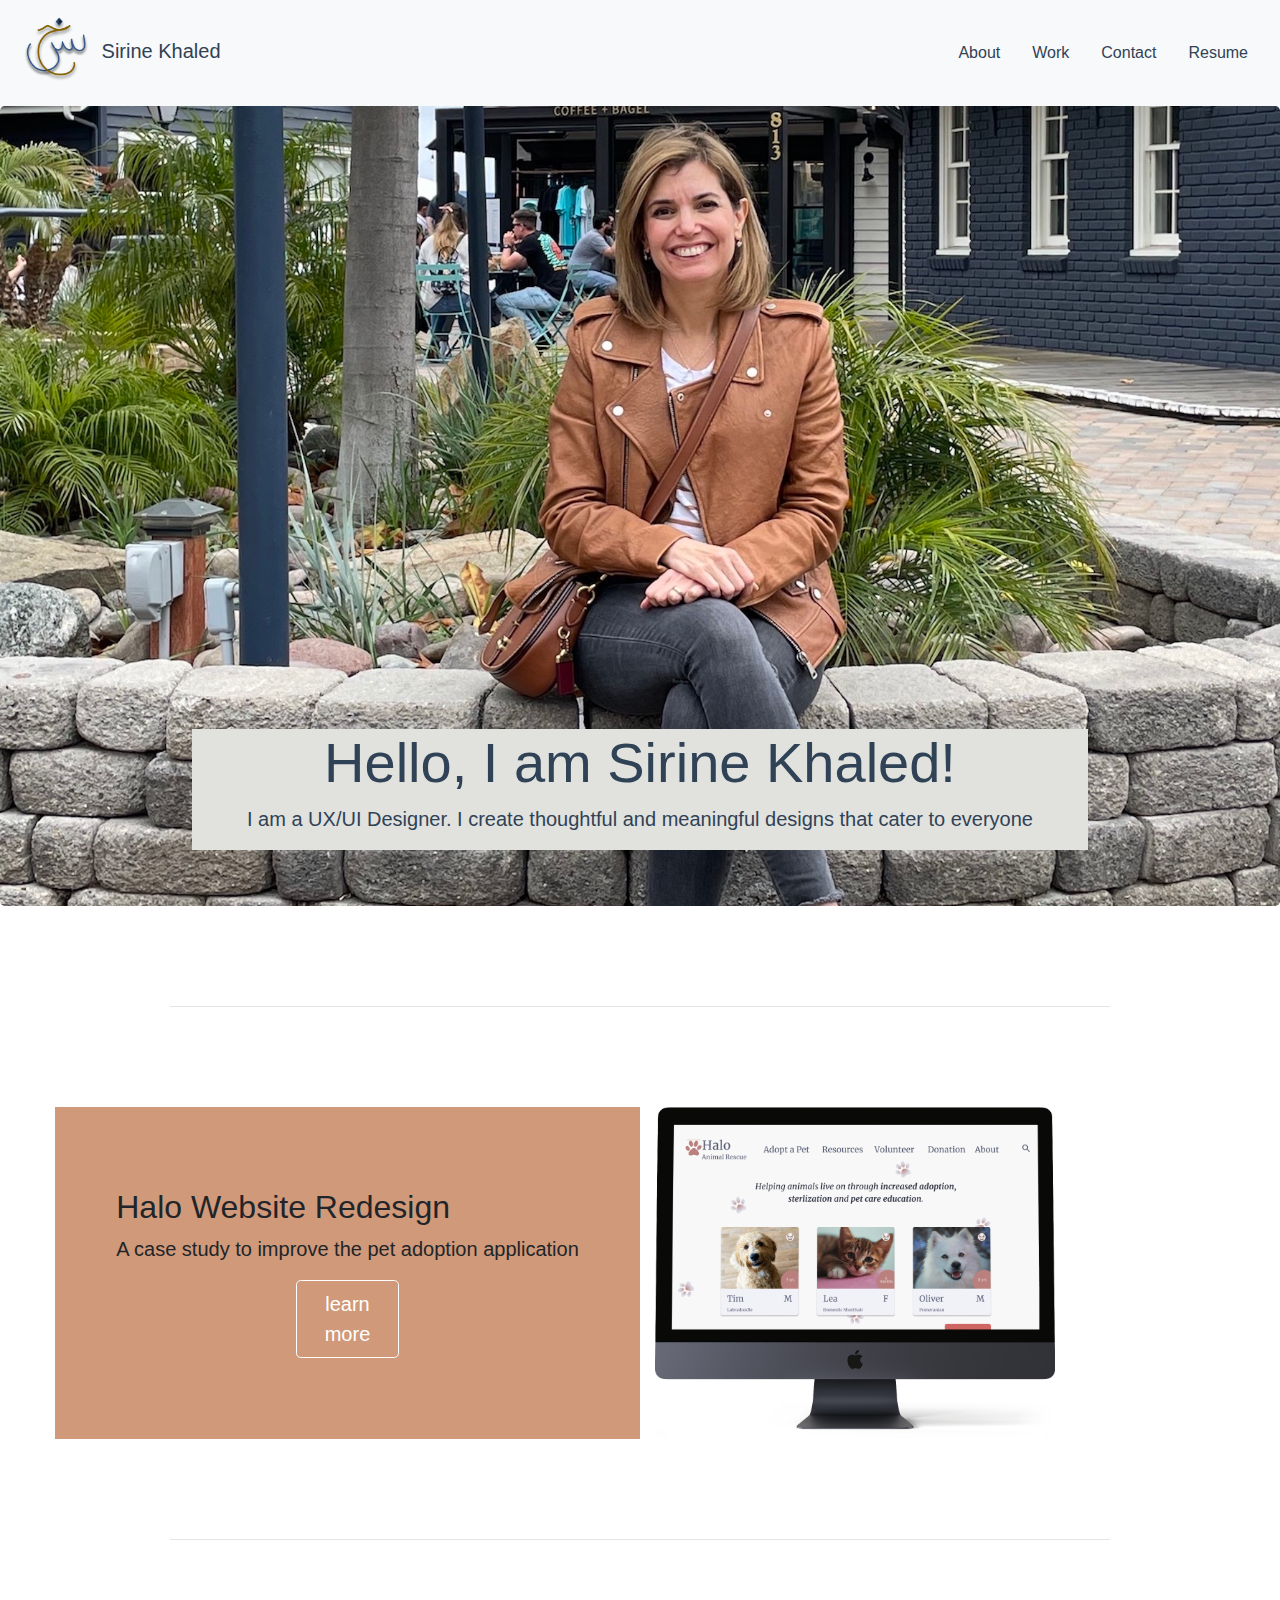
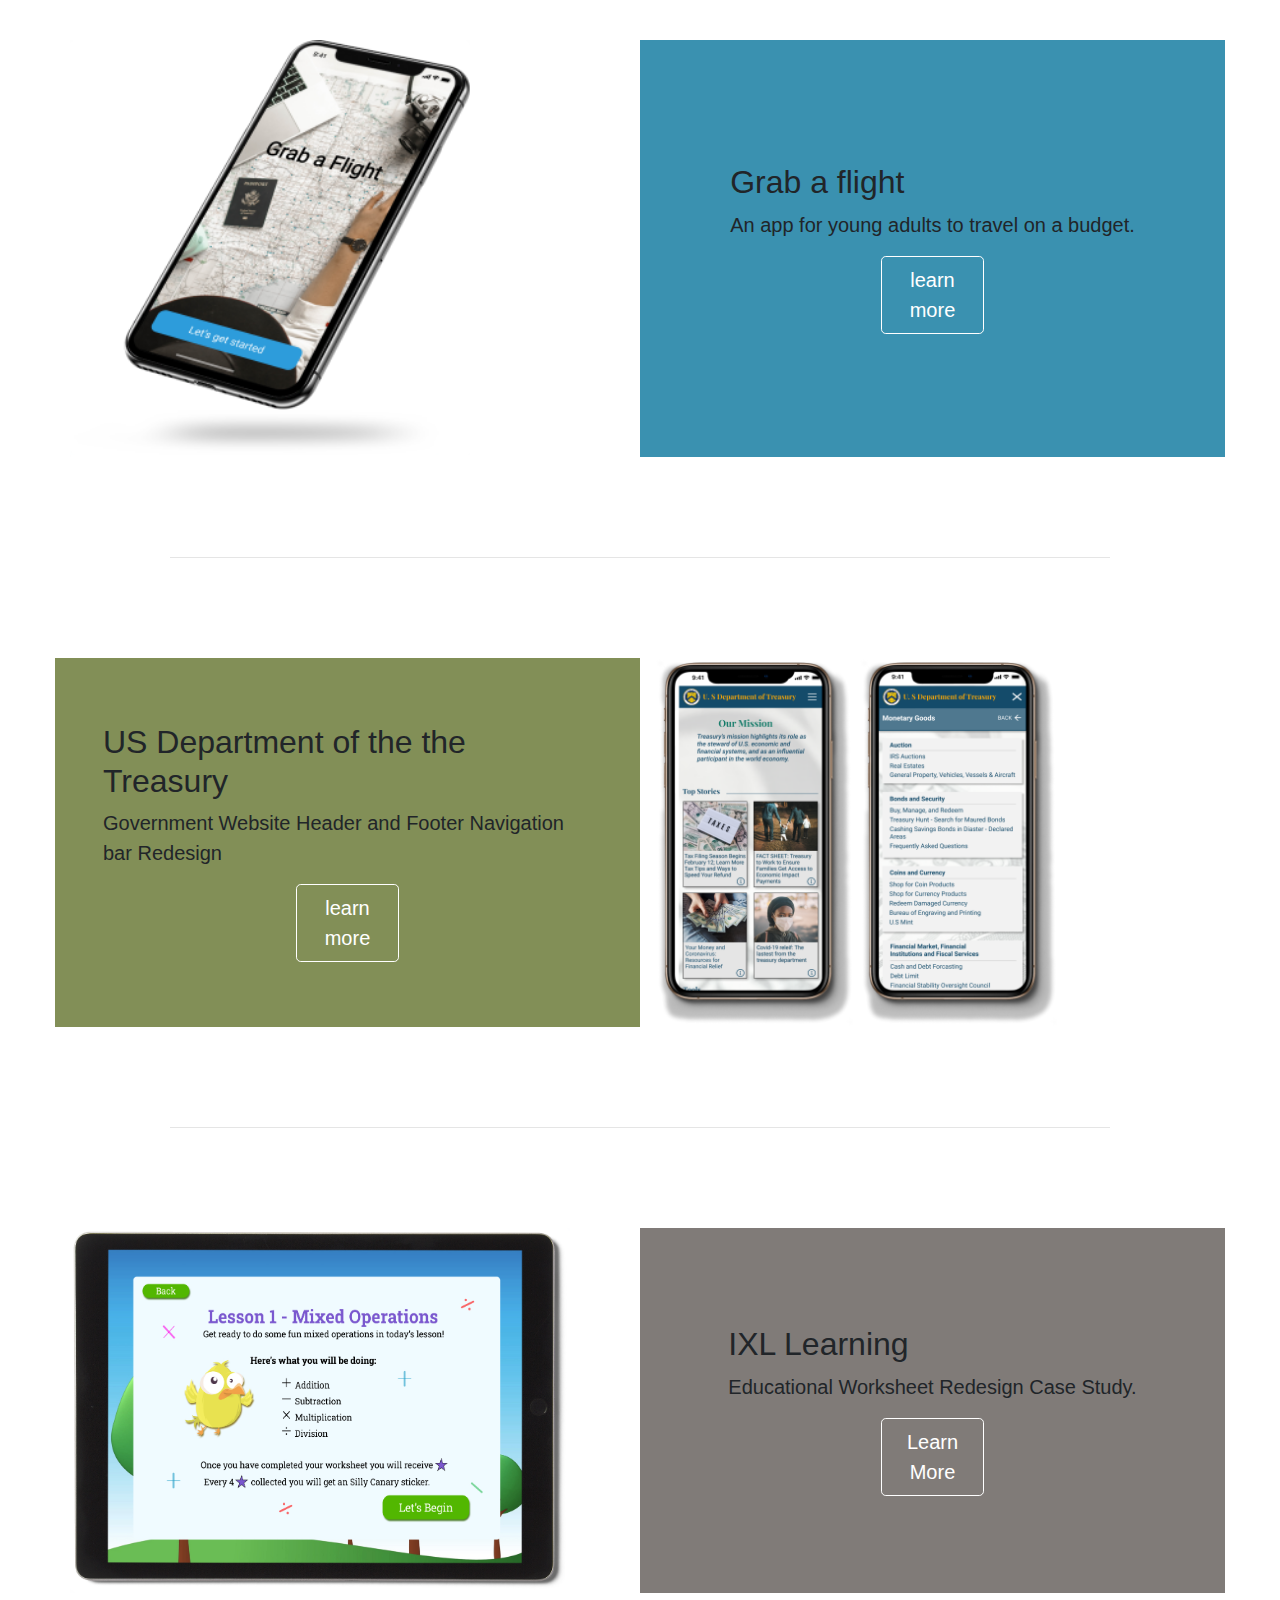
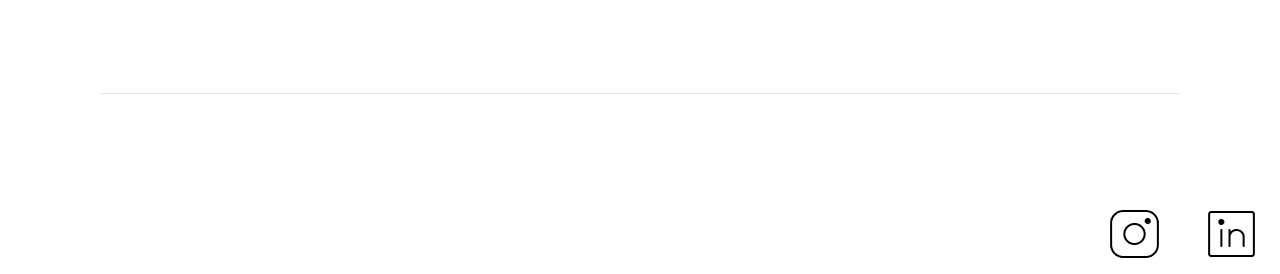
<file: index.html>
<!DOCTYPE html>
<html>
    <head>
        <link rel="stylesheet" href="https://stackpath.bootstrapcdn.com/bootstrap/4.3.1/css/bootstrap.min.css" integrity="sha384-ggOyR0iXCbMQv3Xipma34MD+dH/1fQ784/j6cY/iJTQUOhcWr7x9JvoRxT2MZw1T" crossorigin="anonymous">
        <a href="about.html"></a>
        <link rel="stylesheet" href="./CSS/style.css">
        <link rel="preconnect" href="https://fonts.gstatic.com">
<link href="https://fonts.googleapis.com/css2?family=Alegreya+Sans&display=swap" rel="stylesheet">


        <title>Sirine Khaled Portfolio</title>
    </head>
    <body>
       <!-- Navigation Bar -->
      
<nav class="navbar navbar-light bg-light">
  
    <a class="navbar-brand" href="#">
    <img src="/Image/1x/Group 6.png" width="80" height="80" class="d-inline-block" alt="name">
    Sirine Khaled
  </a>
  <ul class="nav justify-content-end">
    <li class="nav-item">
      <a class="nav-link " href="about.html">About</a>
    </li>
    <li class="nav-item">
      <a class="nav-link" href="#">Work</a>
    </li>
    <li class="nav-item">
      <a class="nav-link" href="#">Contact</a>
    </li>
    <li class="nav-item">
      <a class="nav-link " href="#" >Resume</a>
    </li>
  </ul>
  
  
</nav>
       
       
<!-- Image and Description -->

  <section class= "heroImg">
    <div class="jumbotron">
       <div class="jumboCopy">
        <h1 class="display-4">Hello, I am Sirine Khaled!</h1>
        <p class="lead">I am a UX/UI Designer. I create thoughtful and meaningful designs that cater to everyone</p>
       
        </div>
          </div>
  </section>
        <!-- work -->

<section class= "work container"> 
  <!-- first row -->
  <hr class="featurette-divider">
  <div class="row featurette ">
    <div class="col-md-6 tancolor colorblock">
      <h2 class="header titile"> Halo Website Redesign</h2>
      <p class="lead">A case study to improve the pet adoption application</p>
      <a class="btn border-white text-white btn-lg" href="#" role="button">learn more</a>
    </div>
    <div class="col-md-6">
      <img src="/Image/1x/iMac Pro Front View Mockup.png" width="400" height="auto">
      
    </div>
    </div>
      
      <!-- second row -->
      <hr class="featurette-divider">
      <div class="row featurette">
        <div class="col-md-6 order-md-2 blue colorblock">
          <h2 class="featurette-heading">Grab a flight</h2>
          <p class="lead">An app for young adults to travel on a budget. </p>
          <a class="btn border-white text-white btn-lg" href="#" role="button">learn more</a>
        </div>
        <div class="col-md-6 order-md-1">
          <img src="/Image/1x/iPhoneXFlying.png" width="400" height="auto"> 
          
          </div>
      </div>
      
      <!-- third row -->
      <hr class="featurette-divider">
      <div class="row featurette">
        <div class="col-md-6  color colorblock m-0 px-5">
          <h2 class="header titile"> US Department of the the Treasury</h2>
            <p class="lead">Government Website  Header and Footer Navigation bar Redesign</p>
            <a class="btn border-white text-white btn-lg" href="https://sirine21.github.io/UX_UI_HM_20/" role="button">learn more</a>
          </div>
           
        <div class="col-md-6">
          <img src="/Image/1x/iPhoneXSMaxGoldMockup.png" width="200" height="auto"> 
          <img src="/Image/1x/iPhoneXMaxGoldMockup2.png" width="200" height="auto"> 
          
        </div>
      </div>
      <!-- fourth row -->
      <hr class="featurette-divider">
        <div class="row featurette">
          <div class="col-md-6 order-md-2 color1 colorblock m-0 px-5">
            <h2 class="featurette-heading">IXL Learning</h2>
            <p class="lead">Educational Worksheet Redesign Case Study.</p>
            <a class="btn border-white text-white btn-lg" href="#" role="button">Learn More</a>
          </div>
          <div class="col-md-6 order-md-1">
            <img src="/Image/1x/iPad Pro.jpg" width="500" height="auto"> 
            
         </div>
        
  </div>
</section>
         <!-- Footer -->
         <hr class="featurette-divider">
         <section>
           <ul class="nav justify-content-end">
                
          <li class="nav-item">
            <a class="nav-link" href="#">
                <img src="Image/InstagramLogo.png">
            </a>
          </li>
          <li class="nav-item">
            <a class="nav-link" href="#">
                <img src="Image/LinkedinLogo.png">
            </a>
          </li>
          </ul></section>
       </body>
        <script src="https://ajax.googleapis.com/ajax/libs/jquery/3.4.1/jquery.min.js"></script>
        <script src="js/index.js"></script>
</html>
</file>
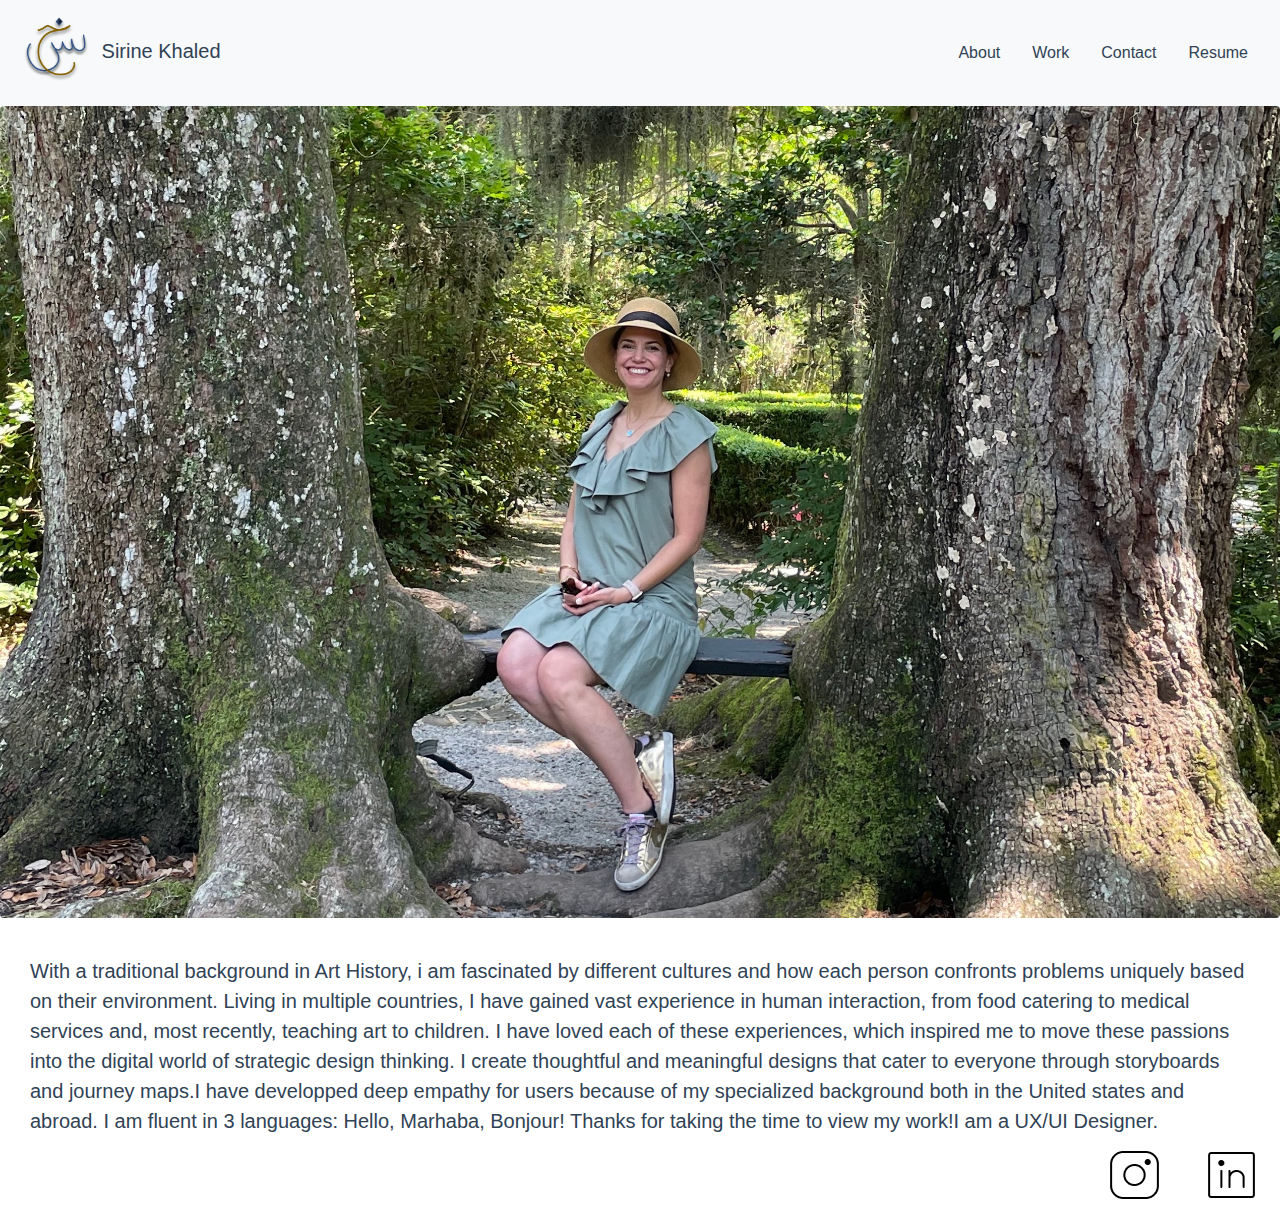
<file: about.html>
<!DOCTYPE html>
<html>
    <head>
        <link rel="stylesheet" href="https://stackpath.bootstrapcdn.com/bootstrap/4.3.1/css/bootstrap.min.css" integrity="sha384-ggOyR0iXCbMQv3Xipma34MD+dH/1fQ784/j6cY/iJTQUOhcWr7x9JvoRxT2MZw1T" crossorigin="anonymous">
        <link rel="stylesheet" href="./CSS/style.css">
        <link rel="preconnect" href="https://fonts.gstatic.com">
<link href="https://fonts.googleapis.com/css2?family=Alegreya+Sans&display=swap" rel="stylesheet">


        <title>Sirine Khaled Portfolio</title>
    </head>
    <body>
        <!-- Navigation Bar -->
        <nav class="navbar navbar-light bg-light">
           <a class="navbar-brand" href="/index.html">
            <img src="/Image/1x/Group 6.png" width="80" height="80" class="d-inline-block" alt="name">
            Sirine Khaled
          </a>
          <ul class="nav justify-content-end">
            <li class="nav-item">
              <a class="nav-link " href="#">About</a>
            </li>
            <li class="nav-item">
              <a class="nav-link" href="/index.html">Work</a>
            </li>
            <li class="nav-item">
              <a class="nav-link" href="#">Contact</a>
            </li>
            <li class="nav-item">
              <a class="nav-link " href="#" >Resume</a>
            </li>
          </ul>
          </nav>
                    
    <!-- Hero Image -->
        <section class= "heroImg">
            
                <figure class="figure">
                    <img src="/Image/1x/IMG_7810.jpg" class="figure-img img-fluid rounded" alt="A generic square placeholder image with rounded corners in a figure.">
                    <figcaption class="figure-caption">With a traditional background in Art History, i am fascinated by different cultures and how each person confronts problems uniquely based on their environment. Living in multiple countries, I have gained vast experience in human interaction, from food catering to medical services and, most recently, teaching art to children. I have loved each of these experiences, which inspired me to move these passions into the digital world of strategic design thinking.
                        I create thoughtful and meaningful designs that cater to everyone through storyboards and journey maps.I have developped deep empathy for users because of my specialized background both in the United states and abroad. 
                        I am fluent in 3 languages: Hello, Marhaba, Bonjour!
                        Thanks for taking the time to view my work!I am a UX/UI Designer.</figcaption>
                  </figure>
                </section>
                <!-- Footer -->
        <footer>
            <ul class="nav justify-content-end">
                
                <li class="nav-item">
                  <a class="nav-link" href="#">
                      <img src="Image/InstagramLogo.png">
                  </a>
                </li>
                <li class="nav-item">
                  <a class="nav-link" href="#">
                      <img src="Image/LinkedinLogo.png">
                  </a>
                </li>
                </ul>
        
        </footer>
    </body>
</html>
</file>
<file: CSS/style.css>
.nav-link{
    color:rgb(48, 66, 85) ;
}

.navbar-light .navbar-brand{
    color:#304255;
}

.jumbotron{
    background-image:url(/Image/portrait.jpg);
    background-size: cover;
    background-repeat: no-repeat;
    height: 800px;
    height: calc(100vh -50px);
    display: flex;
    justify-content: center; 
}
.jumboCopy{
   width: 70%;
   min-width: 700px;
   max-width: 900px;
   color: rgb(48, 66, 85);
   text-align: center;
   background-color: rgb(225, 225, 222);
   position: absolute;
   bottom: 50px;
}
.figure{
    height: 50vw !important; 
   
}

.figure-caption{
   padding: 30px;
   color:#304255; 
   font-size: 20px;
}
.work{
    margin-top: 50px;
}
.container{
    width: 90vw !important;
    padding: 0!important;
}
h2{
    display: center;
}
/* Color */
.colorblock{
    display: grid;
    align-content: center;
    justify-content: center;
}

.tancolor{
    background-color: #D09979;
}
.blue{
    background-color: rgb(58, 145, 176);
}
.color{
    background-color: rgb(130,143,87);
}
 .color1{
    background-color: rgb(128,123,120);
}
hr{
    display: block;
    margin: 100px;
}
/* Buttons */
.btn{
    max-width: 8vw;
    justify-self: center;
    color: white;
}
</file>
